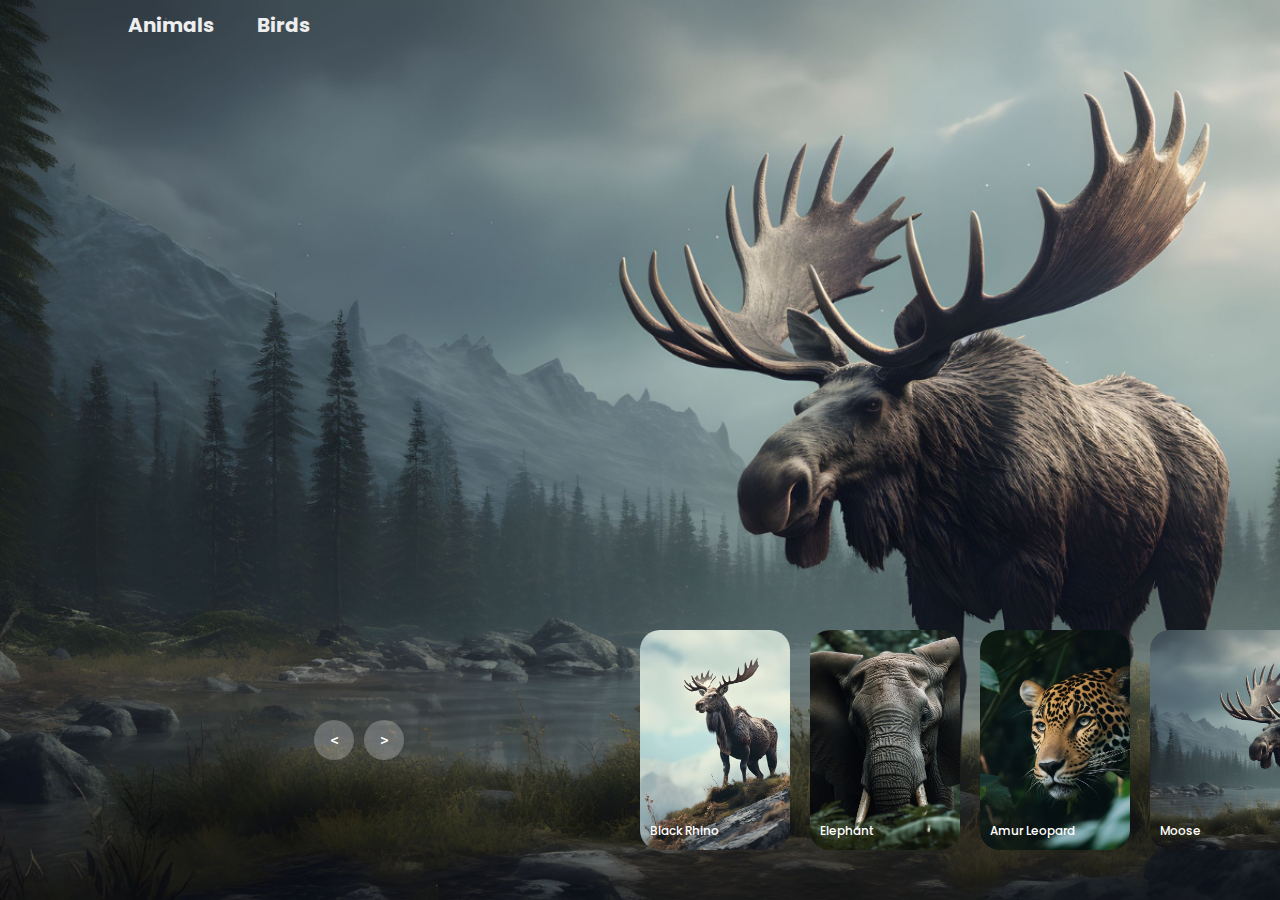
<file: index.html>
<!DOCTYPE html>
<html lang="en">
<head>
    <meta charset="UTF-8">
    <meta name="viewport" content="width=device-width, initial-scale=1.0">
    <title>Wild Life</title>
    <link rel="stylesheet" href="main.css">
</head>
<body>
    <header>
        <nav>
            <a href="index.html">Animals</a>
            <a href="main.html">Birds</a>
        </nav>
    </header>

    <!-- carousel -->
    <div class="carousel">
        <!-- list item -->
        <div class="list">
            <div class="item">
                <img src="img1.png">
                <div class="content">
                    <div class="author">Endangered Species</div>
                    <div class="title">Moose</div>
                    <div class="topic">ANIMAL</div>
                    <div class="des">
                        Status : Critically Endangered<br>
                        Habitat :  North America, Europe, and Asia.<br>
                        Threats : Habitat loss, Climate Change and Disease<br>
                    </div>
                    <div class="buttons">
                        <button>SEE MORE</button>
                       
                    </div>
                </div>
            </div>
            <div class="item">
                <img src="img2.png">
                <div class="content">
                    <div class="author">Endangered Species</div>
                    <div class="title">Black Rhino</div>
                    <div class="topic">ANIMAL</div>
                    <div class="des">
                        Status: Critically Endangered<br>
                        Habitat: Eastern and Southern Africa<br>
                        Threats: Poaching for horns and habitat loss
                    </div>
                    <div class="buttons">
                        <button>SEE MORE</button>
                        
                    </div>
                </div>
            </div>
            <div class="item">
                <img src="img3.png">
                <div class="content">
                    <div class="author">Endangered Species</div>
                    <div class="title">Elephant</div>
                    <div class="topic">ANIMAL</div>
                    <div class="des">
                        Status : Critically Endangered<br>
                        Habitat : Savannas, forests, and deserts across sub-Saharan Africa<br>
                        Threats : Habitat loss, poaching, and Climate Change<br>
                    </div>
                    <div class="buttons">
                        <button>SEE MORE</button>
                       
                    </div>
                </div>
            </div>

            <div class="item">
                <img src="img4.png">
                <div class="content">
                    <div class="author">Endangered Species</div>
                    <div class="title">Amur Leopard</div>
                    <div class="topic">ANIMAL</div>
                    <div class="des">
                        Status : Critically Endangered<br>
                        Habitat : Temperate forests in Russia and China<br>
                        Threats : Habitat loss, poaching, and prey depletion<br>
                    </div>
                    <div class="buttons">
                        <button>SEE MORE</button>
                       
                    </div>
                </div>
            </div>
        </div>

        
        <!-- list thumnail -->
        <div class="thumbnail">
            <div class="item">
                <img src="img1.png">
                <div class="content">
                    <div class="title">
                        Moose
                    </div>
                </div>
            </div>
            <div class="item">
                <img src="img2.png">
                <div class="content">
                    <div class="title">
                        Black Rhino
                    </div>
                </div>
            </div>
            <div class="item">
                <img src="img3.png">
                <div class="content">
                    <div class="title">
                        Elephant
                    </div>
                    
                </div>
            </div>
            <div class="item">
                <img src="img4.png">
                <div class="content">
                    <div class="title">
                        Amur Leopard
                    </div>
                   
                </div>
            </div>
        </div>
        <!-- next prev -->

        <div class="arrows">
            <button id="prev"><</button>
            <button id="next">></button>
        </div>
        <!-- time running -->
        <div class="time"></div>
    </div>

    <script src="logic.js"></script>
</body>
</html>
</file>
<file: main.css>
@import url('https://fonts.googleapis.com/css2?family=Poppins:ital,wght@0,100;0,200;0,300;0,400;0,500;0,600;0,700;0,800;0,900;1,100;1,200;1,300;1,400;1,500;1,600;1,700;1,800;1,900&display=swap');
body{
    margin: 0;
    background-color: #000;
    color: #eee;
    font-family: Poppins;
    font-size: 12px;
}
a{
    text-decoration: none;
}
header{
    width: 1140px;
    max-width: 80%;
    margin: auto;
    height: 50px;
    display: flex;
    align-items: center;
    position: relative;
    z-index: 100;
}
header a{
    color: #eee;
    margin-right: 40px;
}
/* carousel */
.carousel{
    height: 100vh;
    margin-top: -50px;
    width: 100vw;
    overflow: hidden;
    position: relative;
}
.carousel .list .item{
    width: 100%;
    height: 100%;
    position: absolute;
    inset: 0 0 0 0;
}
.carousel .list .item img{
    width: 100%;
    height: 100%;
    object-fit: cover;
}
.carousel .list .item .content{
    position: absolute;
    top: 20%;
    width: 1140px;
    max-width: 80%;
    left: 50%;
    transform: translateX(-50%);
    padding-right: 30%;
    box-sizing: border-box;
    color: #fff;
    text-shadow: 0 5px 10px #0004;
}
.carousel .list .item .author{
    font-weight: bold;
    letter-spacing: 10px;
}
.carousel .list .item .title,
.carousel .list .item .topic{
    font-size: 5em;
    font-weight: bold;
    line-height: 1.3em;
}
.carousel .list .item .topic{
    color: #f1683a;
}
.carousel .list .item .buttons{
    display: grid;
    grid-template-columns: repeat(2, 130px);
    grid-template-rows: 40px;
    gap: 5px;
    margin-top: 20px;
}
.carousel .list .item .buttons button{
    border: none;
    background-color: #eee;
    letter-spacing: 3px;
    font-family: Poppins;
    font-weight: 500;
}
.carousel .list .item .buttons button:nth-child(2){
    background-color: transparent;
    border: 1px solid #fff;
    color: #eee;
}
/* thumbail */
.thumbnail{
    position: absolute;
    bottom: 50px;
    left: 50%;
    width: max-content;
    z-index: 100;
    display: flex;
    gap: 20px;
}
.thumbnail .item{
    width: 150px;
    height: 220px;
    flex-shrink: 0;
    position: relative;
}
.thumbnail .item img{
    width: 100%;
    height: 100%;
    object-fit: cover;
    border-radius: 20px;
}
.thumbnail .item .content{
    color: #fff;
    position: absolute;
    bottom: 10px;
    left: 10px;
    right: 10px;
}
.thumbnail .item .content .title{
    font-weight: 500;
}
.thumbnail .item .content .description{
    font-weight: 300;
}
/* arrows */
.arrows{
    position: absolute;
    top: 80%;
    right: 52%;
    z-index: 100;
    width: 300px;
    max-width: 30%;
    display: flex;
    gap: 10px;
    align-items: center;
}
.arrows button{
    width: 40px;
    height: 40px;
    border-radius: 50%;
    background-color: #eee4;
    border: none;
    color: #fff;
    font-family: monospace;
    font-weight: bold;
    transition: .3s;
}
.arrows button:hover{
    background-color: #fff;
    color: #000;
}

/* animation */
.carousel .list .item:nth-child(1){
    z-index: 1;
}

/* animation text in first item */
.carousel .list .item:nth-child(1) .content .author,
.carousel .list .item:nth-child(1) .content .title,
.carousel .list .item:nth-child(1) .content .topic,
.carousel .list .item:nth-child(1) .content .des,
.carousel .list .item:nth-child(1) .content .buttons
{
    transform: translateY(50px);
    filter: blur(20px);
    opacity: 0;
    animation: showContent .3s 1s linear 1 forwards;
}
@keyframes showContent{
    to{
        transform: translateY(0px);
        filter: blur(0px);
        opacity: 1;
    }
}
.carousel .list .item:nth-child(1) .content .title{
    animation-delay: 1.2s!important;
}
.carousel .list .item:nth-child(1) .content .topic{
    animation-delay: 1.4s!important;
}
.carousel .list .item:nth-child(1) .content .des{
    animation-delay: 1.6s!important;
}
.carousel .list .item:nth-child(1) .content .buttons{
    animation-delay: 1.8s!important;
}
/* create animation when next click */
.carousel.next .list .item:nth-child(1) img{
    width: 150px;
    height: 220px;
    position: absolute;
    bottom: 50px;
    left: 50%;
    border-radius: 30px;
    animation: showImage .3s linear 1 forwards;
}
@keyframes showImage{
    to{
        bottom: 0;
        left: 0;
        width: 100%;
        height: 100%;
        border-radius: 0;
    }
}
.carousel.next .thumbnail .item:nth-last-child(1){
    overflow: hidden;
    animation: showThumbnail .3s linear 1 forwards;
}
.carousel.prev .list .item img{
    z-index: 100;
}
@keyframes showThumbnail{
    from{
        width: 0;
        opacity: 0;
    }
}
.carousel.next .thumbnail{
    animation: effectNext .3s linear 1 forwards;
}

@keyframes effectNext{
    from{
        transform: translateX(150px);
    }
}

/* running time */

.carousel .time{
    position: absolute;
    z-index: 1000;
    width: 0%;
    height: 3px;
    background-color: #f1683a;
    left: 0;
    top: 0;
}

.carousel.next .time,
.carousel.prev .time{
    animation: runningTime 3s linear 1 forwards;
}
@keyframes runningTime{
    from{ width: 100%}
    to{width: 0}
}
/* prev click */
.carousel.prev .list .item:nth-child(2){
    z-index: 2;
}

.carousel.prev .list .item:nth-child(2) img{
    animation: outFrame 0.3s linear 1 forwards;
    position: absolute;
    bottom: 0;
    left: 0;
}
@keyframes outFrame{
    to{
        width: 150px;
        height: 220px;
        bottom: 50px;
        left: 50%;
        border-radius: 20px;
    }
}

.carousel.prev .thumbnail .item:nth-child(1){
    overflow: hidden;
    opacity: 0;
    animation: showThumbnail .3s linear 1 forwards;
}
.carousel.next .arrows button,
.carousel.prev .arrows button{
    pointer-events: none;
}
.carousel.prev .list .item:nth-child(2) .content .author,
.carousel.prev .list .item:nth-child(2) .content .title,
.carousel.prev .list .item:nth-child(2) .content .topic,
.carousel.prev .list .item:nth-child(2) .content .des,
.carousel.prev .list .item:nth-child(2) .content .buttons
{
    animation: contentOut 1.5s linear 1 forwards!important;
}

@keyframes contentOut{
    to{
        transform: translateY(-150px);
        filter: blur(20px);
        opacity: 0;
    }
}
@media screen and (max-width: 678px) {
    .carousel .list .item .content{
        padding-right: 0;
    }
    .carousel .list .item .content .title{
        font-size: 30px;
    }
}
.des{
    font-weight: bold;
}
a{
    font-weight: bold;
    font-size: 20px;
}
</file>
